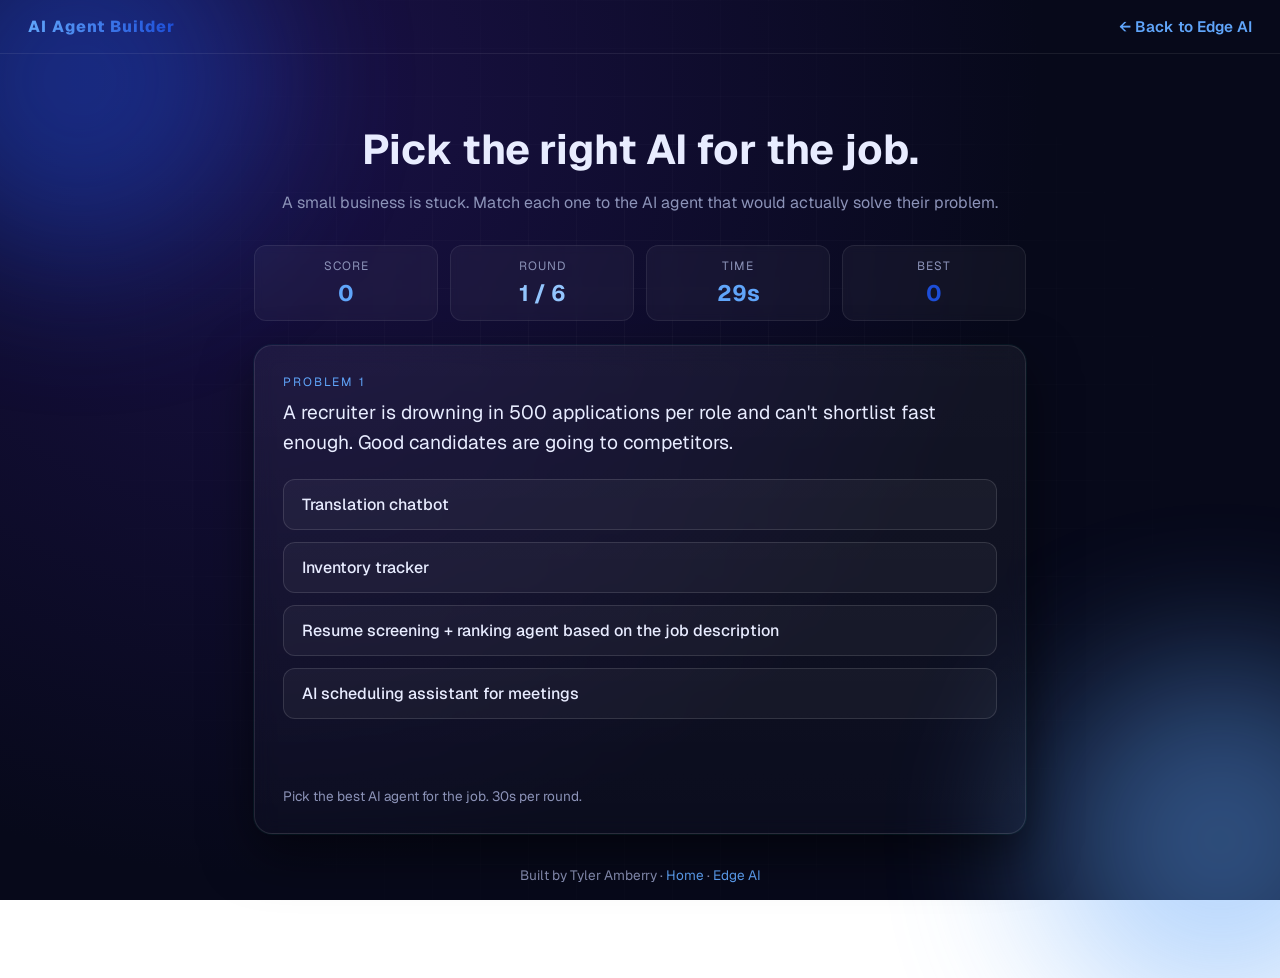
<file: webapp.html>
<!DOCTYPE html>
<!--
  webapp.html: single-file game called "AI Agent Builder"
  HTML, CSS, and JS all live in this one file.
  Concept: player is given a business problem and must pick the right
  AI agent/automation to solve it. Tracks score, best score (JS only,
  no localStorage), gives instant feedback, supports replays.
-->
<html lang="en">
<head>
  <meta charset="UTF-8" />
  <meta name="viewport" content="width=device-width, initial-scale=1.0" />
  <title>AI Agent Builder, Web App by Tyler Amberry</title>

  <link
    href="https://fonts.googleapis.com/css2?family=Geist:wght@400;500;600;700;800&display=swap"
    rel="stylesheet"
  />

  <style>
    /* ============ THEME ============ */
    :root {
      --bg-0: #07091a;
      --bg-1: #0f1330;
      /* single-accent palette: shades of one blue family */
      --neon-1: #60a5fa;   /* light blue */
      --neon-2: #1d4ed8;   /* royal blue (brand accent) */
      --neon-3: #93c5fd;   /* lighter highlight blue */
      --text: #e8ecff;
      --muted: #8c93b8;
      --good: #60a5fa;
      --bad:  #ff5b7a;
    }

    * { box-sizing: border-box; }

    html, body {
      margin: 0;
      padding: 0;
      min-height: 100vh;
      background: radial-gradient(circle at 20% 10%, #1a1147 0%, var(--bg-0) 60%) fixed;
      color: var(--text);
      font-family: "Geist", "Inter", "Segoe UI", system-ui, -apple-system, sans-serif;
      overflow-x: hidden;
    }

    /* subtle animated background grid */
    body::before {
      content: "";
      position: fixed; inset: 0;
      background-image:
        linear-gradient(rgba(255,255,255,0.04) 1px, transparent 1px),
        linear-gradient(90deg, rgba(255,255,255,0.04) 1px, transparent 1px);
      background-size: 48px 48px;
      mask-image: radial-gradient(circle at 50% 50%, rgba(0,0,0,0.9), transparent 80%);
      pointer-events: none;
      z-index: 0;
    }

    /* glowing blobs */
    .blob {
      position: fixed;
      width: 360px; height: 360px;
      border-radius: 50%;
      filter: blur(80px);
      opacity: 0.45;
      z-index: 0;
      pointer-events: none;
      animation: float 14s ease-in-out infinite;
    }
    .blob.b1 { background: var(--neon-2); top: -100px; left: -100px; }
    .blob.b2 { background: var(--neon-1); bottom: -120px; right: -120px; animation-delay: -7s; }

    @keyframes float {
      0%, 100% { transform: translate(0, 0); }
      50%      { transform: translate(40px, 30px); }
    }

    /* ============ LAYOUT ============ */
    .top-bar {
      position: relative;
      z-index: 1;
      display: flex;
      justify-content: space-between;
      align-items: center;
      padding: 16px 28px;
      border-bottom: 1px solid rgba(255,255,255,0.08);
    }

    .top-bar a {
      color: var(--neon-1);
      text-decoration: none;
      font-weight: 600;
      font-size: 0.95rem;
    }

    .top-bar a:hover { color: var(--neon-3); }

    .brand {
      font-weight: 800;
      letter-spacing: 1px;
      background: linear-gradient(90deg, var(--neon-1), var(--neon-2));
      -webkit-background-clip: text;
      background-clip: text;
      color: transparent;
    }

    main {
      position: relative;
      z-index: 1;
      max-width: 820px;
      margin: 0 auto;
      padding: 40px 24px 80px;
    }

    .title {
      text-align: center;
      margin-bottom: 8px;
      font-size: clamp(1.8rem, 4vw, 2.6rem);
    }

    .subtitle {
      text-align: center;
      color: var(--muted);
      margin-bottom: 32px;
    }

    /* ============ SCORE BAR ============ */
    .score-bar {
      display: flex;
      justify-content: space-between;
      gap: 12px;
      margin-bottom: 24px;
    }

    .score-pill {
      flex: 1;
      background: rgba(255,255,255,0.04);
      border: 1px solid rgba(255,255,255,0.08);
      border-radius: 12px;
      padding: 12px 16px;
      text-align: center;
      backdrop-filter: blur(4px);
    }

    .score-pill .label {
      font-size: 0.75rem;
      text-transform: uppercase;
      letter-spacing: 1px;
      color: var(--muted);
    }

    .score-pill .value {
      font-size: 1.4rem;
      font-weight: 700;
      margin-top: 4px;
    }

    .score-pill.score .value   { color: var(--neon-1); }
    .score-pill.best .value    { color: var(--neon-2); }
    .score-pill.round .value   { color: var(--neon-3); }
    .score-pill.time  .value   { color: var(--neon-1); transition: color 0.2s ease; }
    .score-pill.time.low .value { color: var(--bad); }

    /* ============ QUESTION CARD ============ */
    .card {
      background: linear-gradient(180deg, rgba(255,255,255,0.05), rgba(255,255,255,0.02));
      border: 1px solid rgba(255,255,255,0.1);
      border-radius: 18px;
      padding: 28px;
      box-shadow:
        0 0 0 1px rgba(0, 245, 212, 0.05),
        0 20px 50px rgba(0,0,0,0.5);
      backdrop-filter: blur(10px);
    }

    .problem-label {
      font-size: 0.75rem;
      letter-spacing: 2px;
      text-transform: uppercase;
      color: var(--neon-1);
      margin-bottom: 8px;
    }

    .problem-text {
      font-size: 1.2rem;
      line-height: 1.55;
      margin-bottom: 22px;
    }

    .options {
      display: grid;
      gap: 12px;
    }

    .option-btn {
      text-align: left;
      width: 100%;
      padding: 14px 18px;
      background: rgba(255,255,255,0.04);
      border: 1px solid rgba(255,255,255,0.12);
      border-radius: 12px;
      color: var(--text);
      font-size: 1rem;
      font-weight: 500;
      cursor: pointer;
      transition: all 0.18s ease;
      font-family: inherit;
    }

    .option-btn:hover:not(:disabled) {
      border-color: var(--neon-1);
      transform: translateY(-1px);
      box-shadow: 0 6px 18px rgba(0, 245, 212, 0.15);
    }

    .option-btn:disabled { cursor: default; }

    .option-btn.correct {
      border-color: var(--good);
      background: rgba(96, 165, 250, 0.12);
      box-shadow: 0 0 0 1px var(--good), 0 0 20px rgba(96, 165, 250, 0.35);
    }

    .option-btn.wrong {
      border-color: var(--bad);
      background: rgba(255, 91, 122, 0.10);
      box-shadow: 0 0 0 1px var(--bad);
    }

    /* ============ FEEDBACK + CONTROLS ============ */
    .feedback {
      margin-top: 18px;
      padding: 14px 16px;
      border-radius: 10px;
      font-size: 0.95rem;
      line-height: 1.5;
      min-height: 24px;
      opacity: 0;
      transform: translateY(4px);
      transition: opacity 0.2s ease, transform 0.2s ease;
    }

    .feedback.show { opacity: 1; transform: translateY(0); }
    .feedback.good { background: rgba(96,165,250,0.10); border:1px solid rgba(96,165,250,0.35); color: var(--good); }
    .feedback.bad  { background: rgba(255,91,122,0.10); border:1px solid rgba(255,91,122,0.35); color: var(--bad); }

    .controls {
      margin-top: 22px;
      display: flex;
      justify-content: space-between;
      align-items: center;
      gap: 12px;
      flex-wrap: wrap;
    }

    .next-btn, .play-again-btn {
      background: linear-gradient(90deg, var(--neon-1), var(--neon-2));
      color: #07091a;
      border: none;
      padding: 12px 24px;
      border-radius: 999px;
      font-weight: 700;
      cursor: pointer;
      font-size: 1rem;
      transition: transform 0.15s ease, box-shadow 0.15s ease;
      font-family: inherit;
    }

    .next-btn:hover, .play-again-btn:hover {
      transform: translateY(-1px);
      box-shadow: 0 8px 24px rgba(29, 78, 216, 0.45);
    }

    .next-btn[hidden] { display: none; }

    .progress-text {
      color: var(--muted);
      font-size: 0.85rem;
    }

    /* ============ FINAL SCREEN ============ */
    .final {
      text-align: center;
    }

    .final h2 {
      font-size: 2.2rem;
      margin-bottom: 8px;
      background: linear-gradient(90deg, var(--neon-1), var(--neon-3));
      -webkit-background-clip: text;
      background-clip: text;
      color: transparent;
    }

    .final .big-score {
      font-size: 4rem;
      font-weight: 800;
      margin: 12px 0;
      color: var(--neon-1);
      text-shadow: 0 0 20px rgba(96, 165, 250, 0.5);
    }

    .final .new-best {
      display: inline-block;
      margin-bottom: 16px;
      padding: 6px 14px;
      border-radius: 999px;
      background: rgba(29,78,216,0.15);
      color: var(--neon-2);
      font-weight: 700;
      letter-spacing: 1px;
      animation: pulse 1.5s ease-in-out infinite;
    }

    @keyframes pulse {
      0%, 100% { transform: scale(1); }
      50%      { transform: scale(1.05); }
    }

    .footer-note {
      text-align: center;
      color: var(--muted);
      font-size: 0.85rem;
      margin-top: 32px;
    }

    .footer-note a { color: var(--neon-1); text-decoration: none; }
  </style>
</head>
<body>

  <!-- background glow -->
  <div class="blob b1"></div>
  <div class="blob b2"></div>

  <!-- top bar -->
  <div class="top-bar">
    <div class="brand">AI Agent Builder</div>
    <div>
      <a href="scratch.html">&larr; Back to Edge AI</a>
    </div>
  </div>

  <main>
    <h1 class="title">Pick the right AI for the job.</h1>
    <p class="subtitle">
      A small business is stuck. Match each one to the AI agent that
      would actually solve their problem.
    </p>

    <!-- score bar -->
    <div class="score-bar">
      <div class="score-pill score">
        <div class="label">Score</div>
        <div class="value" id="scoreVal">0</div>
      </div>
      <div class="score-pill round">
        <div class="label">Round</div>
        <div class="value" id="roundVal">1 / 6</div>
      </div>
      <div class="score-pill time" id="timePill">
        <div class="label">Time</div>
        <div class="value" id="timeVal">30s</div>
      </div>
      <div class="score-pill best">
        <div class="label">Best</div>
        <div class="value" id="bestVal">0</div>
      </div>
    </div>

    <!-- question card / final card -->
    <div class="card" id="card">
      <!-- Filled by JS -->
    </div>

    <p class="footer-note">
      Built by Tyler Amberry · <a href="index.html">Home</a> ·
      <a href="scratch.html">Edge AI</a>
    </p>
  </main>

  <script>
    // -------------------- GAME DATA --------------------
    // Each round: a real-world small-business problem, a few AI options,
    // and the index of the correct one (with a short explainer).
    const ROUNDS = [
      {
        problem: "A small landscaping company is losing leads because no one replies to inquiries fast enough. Most prospects ghost within an hour.",
        options: [
          "Lead-response chatbot that auto-replies and books estimates 24/7",
          "Inventory tracker for mulch and fertilizer",
          "Social media post scheduler",
          "Internal AI meeting note-taker",
        ],
        correct: 0,
        why: "Speed-to-lead is the #1 conversion driver for service businesses. A response bot that engages within 60 seconds wins the contract.",
      },
      {
        problem: "A boutique law firm spends hours every week digging through past case files to answer simple internal questions.",
        options: [
          "Lead-response chatbot on the website",
          "Internal Q&A copilot trained on their document library",
          "Inventory management agent",
          "Email marketing scheduler",
        ],
        correct: 1,
        why: "An internal RAG copilot turns a stack of PDFs into instant answers, perfect for knowledge-heavy professional services.",
      },
      {
        problem: "A coffee shop chain wants to post consistent content across Instagram, TikTok, and Facebook but the manager keeps forgetting to schedule posts.",
        options: [
          "Voice-cloning agent",
          "AI-powered social media scheduler with content suggestions",
          "Customer service ticket router",
          "Resume screening agent",
        ],
        correct: 1,
        why: "A scheduling agent with content generation removes the bottleneck entirely and keeps the brand active 24/7.",
      },
      {
        problem: "An ecommerce store gets 200+ customer service emails per week. Most are simple 'where is my order?' questions.",
        options: [
          "Automated order-status agent connected to the shipping API",
          "Cold outbound sales agent",
          "Personalized birthday email generator",
          "Logo design generator",
        ],
        correct: 0,
        why: "Auto-resolving routine 'WISMO' (where is my order) tickets can cut support volume by 60%+ and free humans for the hard stuff.",
      },
      {
        problem: "A recruiter is drowning in 500 applications per role and can't shortlist fast enough. Good candidates are going to competitors.",
        options: [
          "AI scheduling assistant for meetings",
          "Resume screening + ranking agent based on the job description",
          "Inventory tracker",
          "Translation chatbot",
        ],
        correct: 1,
        why: "A structured screening agent ranks candidates against the JD in minutes, letting recruiters spend their time on top matches only.",
      },
      {
        problem: "A small accounting firm wastes time re-entering data from client receipts into their bookkeeping software.",
        options: [
          "Social media scheduling agent",
          "AI receipt-extraction + categorization workflow into their ledger",
          "Voice-only call recording agent",
          "Generic image generator",
        ],
        correct: 1,
        why: "OCR + an LLM that knows your chart of accounts can turn hours of data entry into a 2-minute review.",
      },
    ];

    // -------------------- STATE --------------------
    const ROUND_SECONDS = 30;
    let roundIndex    = 0;
    let score         = 0;
    let bestScore     = 0;   // JS variable only. No localStorage, per spec.
    let answered      = false;
    let currentRounds = [];  // shuffled per game, with shuffled options
    let timerId       = null;
    let timeLeft      = ROUND_SECONDS;

    // -------------------- DOM HOOKS --------------------
    const card     = document.getElementById("card");
    const scoreEl  = document.getElementById("scoreVal");
    const bestEl   = document.getElementById("bestVal");
    const roundEl  = document.getElementById("roundVal");
    const timeEl   = document.getElementById("timeVal");
    const timePill = document.getElementById("timePill");

    // -------------------- HELPERS --------------------
    function shuffle(arr) {
      const a = arr.slice();
      for (let i = a.length - 1; i > 0; i--) {
        const j = Math.floor(Math.random() * (i + 1));
        [a[i], a[j]] = [a[j], a[i]];
      }
      return a;
    }

    // Build a fresh game: shuffle round order, then shuffle options within each
    // round (remapping the `correct` index to the new position).
    function buildGame() {
      currentRounds = shuffle(ROUNDS).map(r => {
        const indexed = r.options.map((text, i) => ({ text, wasCorrect: i === r.correct }));
        const shuffled = shuffle(indexed);
        return {
          problem: r.problem,
          options: shuffled.map(o => o.text),
          correct: shuffled.findIndex(o => o.wasCorrect),
          why: r.why,
        };
      });
    }

    function stopTimer() {
      if (timerId !== null) {
        clearInterval(timerId);
        timerId = null;
      }
    }

    function startTimer() {
      stopTimer();
      timeLeft = ROUND_SECONDS;
      timeEl.textContent = `${timeLeft}s`;
      timePill.classList.remove("low");
      timerId = setInterval(() => {
        timeLeft--;
        timeEl.textContent = `${timeLeft}s`;
        if (timeLeft <= 10) timePill.classList.add("low");
        if (timeLeft <= 0) {
          stopTimer();
          handleTimeout();
        }
      }, 1000);
    }

    // -------------------- RENDER --------------------
    function renderRound() {
      answered = false;
      const r = currentRounds[roundIndex];
      roundEl.textContent = `${roundIndex + 1} / ${currentRounds.length}`;

      card.innerHTML = `
        <div class="problem-label">Problem ${roundIndex + 1}</div>
        <div class="problem-text">${r.problem}</div>
        <div class="options" id="opts"></div>
        <div class="feedback" id="feedback"></div>
        <div class="controls">
          <div class="progress-text">Pick the best AI agent for the job. 30s per round.</div>
          <button class="next-btn" id="nextBtn" hidden>Next &rarr;</button>
        </div>
      `;

      const opts = document.getElementById("opts");
      r.options.forEach((opt, i) => {
        const btn = document.createElement("button");
        btn.className = "option-btn";
        btn.type = "button";
        btn.textContent = opt;
        btn.addEventListener("click", () => handleAnswer(i, btn));
        opts.appendChild(btn);
      });

      document.getElementById("nextBtn").addEventListener("click", advance);
      startTimer();
    }

    function handleAnswer(choice, btn) {
      if (answered) return;
      answered = true;
      stopTimer();

      const r = currentRounds[roundIndex];
      const correctBtn = document.querySelectorAll(".option-btn")[r.correct];
      const feedback = document.getElementById("feedback");
      const nextBtn  = document.getElementById("nextBtn");

      // disable all buttons
      document.querySelectorAll(".option-btn").forEach(b => b.disabled = true);

      if (choice === r.correct) {
        score++;
        scoreEl.textContent = score;
        btn.classList.add("correct");
        feedback.className = "feedback show good";
        feedback.innerHTML = `<strong>Nailed it.</strong> ${r.why}`;
      } else {
        btn.classList.add("wrong");
        correctBtn.classList.add("correct");
        feedback.className = "feedback show bad";
        feedback.innerHTML = `<strong>Not quite.</strong> ${r.why}`;
      }

      nextBtn.hidden = false;
      nextBtn.textContent =
        roundIndex === currentRounds.length - 1 ? "See results" : "Next →";
    }

    // Called when the 30s timer expires before the user picks.
    function handleTimeout() {
      if (answered) return;
      answered = true;

      const r = currentRounds[roundIndex];
      const correctBtn = document.querySelectorAll(".option-btn")[r.correct];
      const feedback = document.getElementById("feedback");
      const nextBtn  = document.getElementById("nextBtn");

      document.querySelectorAll(".option-btn").forEach(b => b.disabled = true);
      correctBtn.classList.add("correct");
      feedback.className = "feedback show bad";
      feedback.innerHTML = `<strong>Time's up.</strong> ${r.why}`;

      nextBtn.hidden = false;
      nextBtn.textContent =
        roundIndex === currentRounds.length - 1 ? "See results" : "Next →";
    }

    function advance() {
      stopTimer();
      roundIndex++;
      if (roundIndex >= currentRounds.length) {
        renderFinal();
      } else {
        renderRound();
      }
    }

    function renderFinal() {
      stopTimer();
      timeEl.textContent = "—";
      timePill.classList.remove("low");

      // update best (in-memory only, per spec)
      let beatBest = false;
      if (score > bestScore) {
        bestScore = score;
        beatBest = true;
        bestEl.textContent = bestScore;
      }

      const total = currentRounds.length;
      let msg;
      if (score === total)        msg = "Perfect run. You'd make a solid AI consultant.";
      else if (score >= total - 1) msg = "Excellent. Clearly thinking like a founder.";
      else if (score >= total / 2) msg = "Not bad. A few of those agent matchups are tricky.";
      else                         msg = "Worth another shot. These patterns repeat in the real world.";

      card.innerHTML = `
        <div class="final">
          <h2>Round complete</h2>
          ${beatBest ? '<div class="new-best">★ NEW BEST</div>' : ''}
          <div class="big-score">${score} / ${total}</div>
          <p style="color: var(--muted); margin: 0 0 24px;">${msg}</p>
          <button class="play-again-btn" id="playAgain">Play again</button>
        </div>
      `;

      document.getElementById("playAgain").addEventListener("click", resetGame);
    }

    function resetGame() {
      stopTimer();
      roundIndex = 0;
      score = 0;
      scoreEl.textContent = "0";
      buildGame();
      renderRound();
    }

    // -------------------- BOOT --------------------
    buildGame();
    renderRound();
  </script>
</body>
</html>
</file>
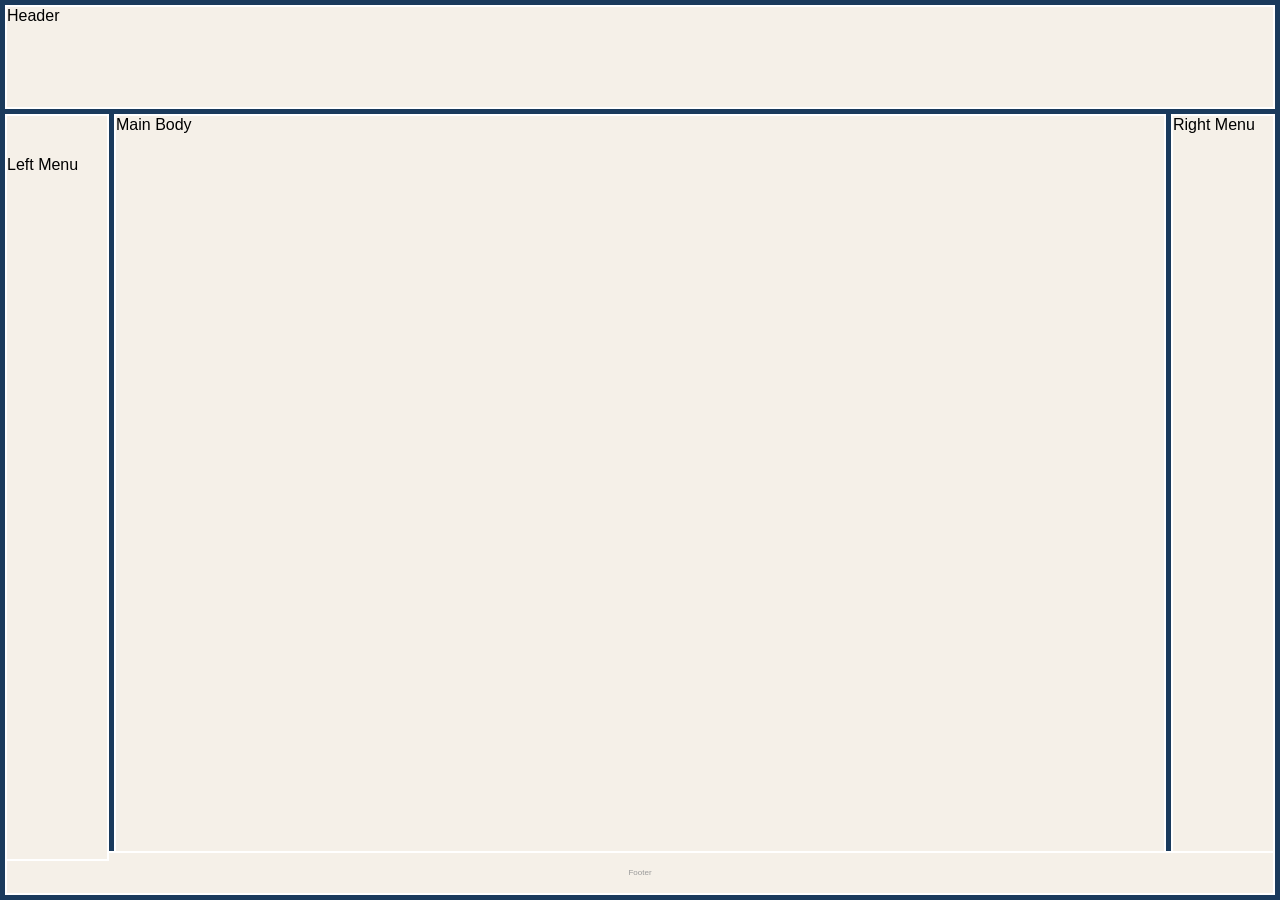
<file: legacy/html/layout.html>
<!DOCTYPE html>
<html lang="en">
<head>
    <meta charset="UTF-8">
    <meta http-equiv="X-UA-Compatible" content="IE=edge">
    <meta name="viewport" content="width=device-width, initial-scale=1.0">
    <title>Layout Template</title>
    <link rel="stylesheet" href="../styles/layoutstyles.css">
</head>
<body>
    <div class="common header">Header</div>
    <div class="common leftmenu">Left Menu</div>
    <div class="common mainbody">Main Body</div>
    <div class="common rightmenu">Right Menu</div>
    <div class="common footer">Footer</div>
</body>
</html>
</file>
<file: legacy/styles/layoutstyles.css>
body {
    background-color: #1a3a5c;
    font-family: Verdana, Geneva, Tahoma, sans-serif;
}

.common {
    background-color: #f5f0e8;
    border: 2px solid white;
    position: absolute;
}

.header {
    top: 5px;
    left: 5px;
    right: 5px;
    height: 100px;
    z-index: 2;
}

.leftmenu {
    top: 114px;
    left: 5px;
    width: 100px;
    bottom: 39px;
    z-index: 1;
    padding-top: 40px;
}

.mainbody {
    top: 114px;
    left: 114px;
    right: 114px;
    bottom: 39px;
}

.rightmenu {
    top: 114px;
    right: 5px;
    width: 100px;
    bottom: 39px;
}

.footer {
    bottom: 5px;
    left: 5px;
    right: 5px;
    height: 25px;
    font-size: 8px;
    color: #999999;
    text-align: center;
    padding-top: 15px;
    position: fixed;
}

.subheader {
    float: right;
}
</file>
